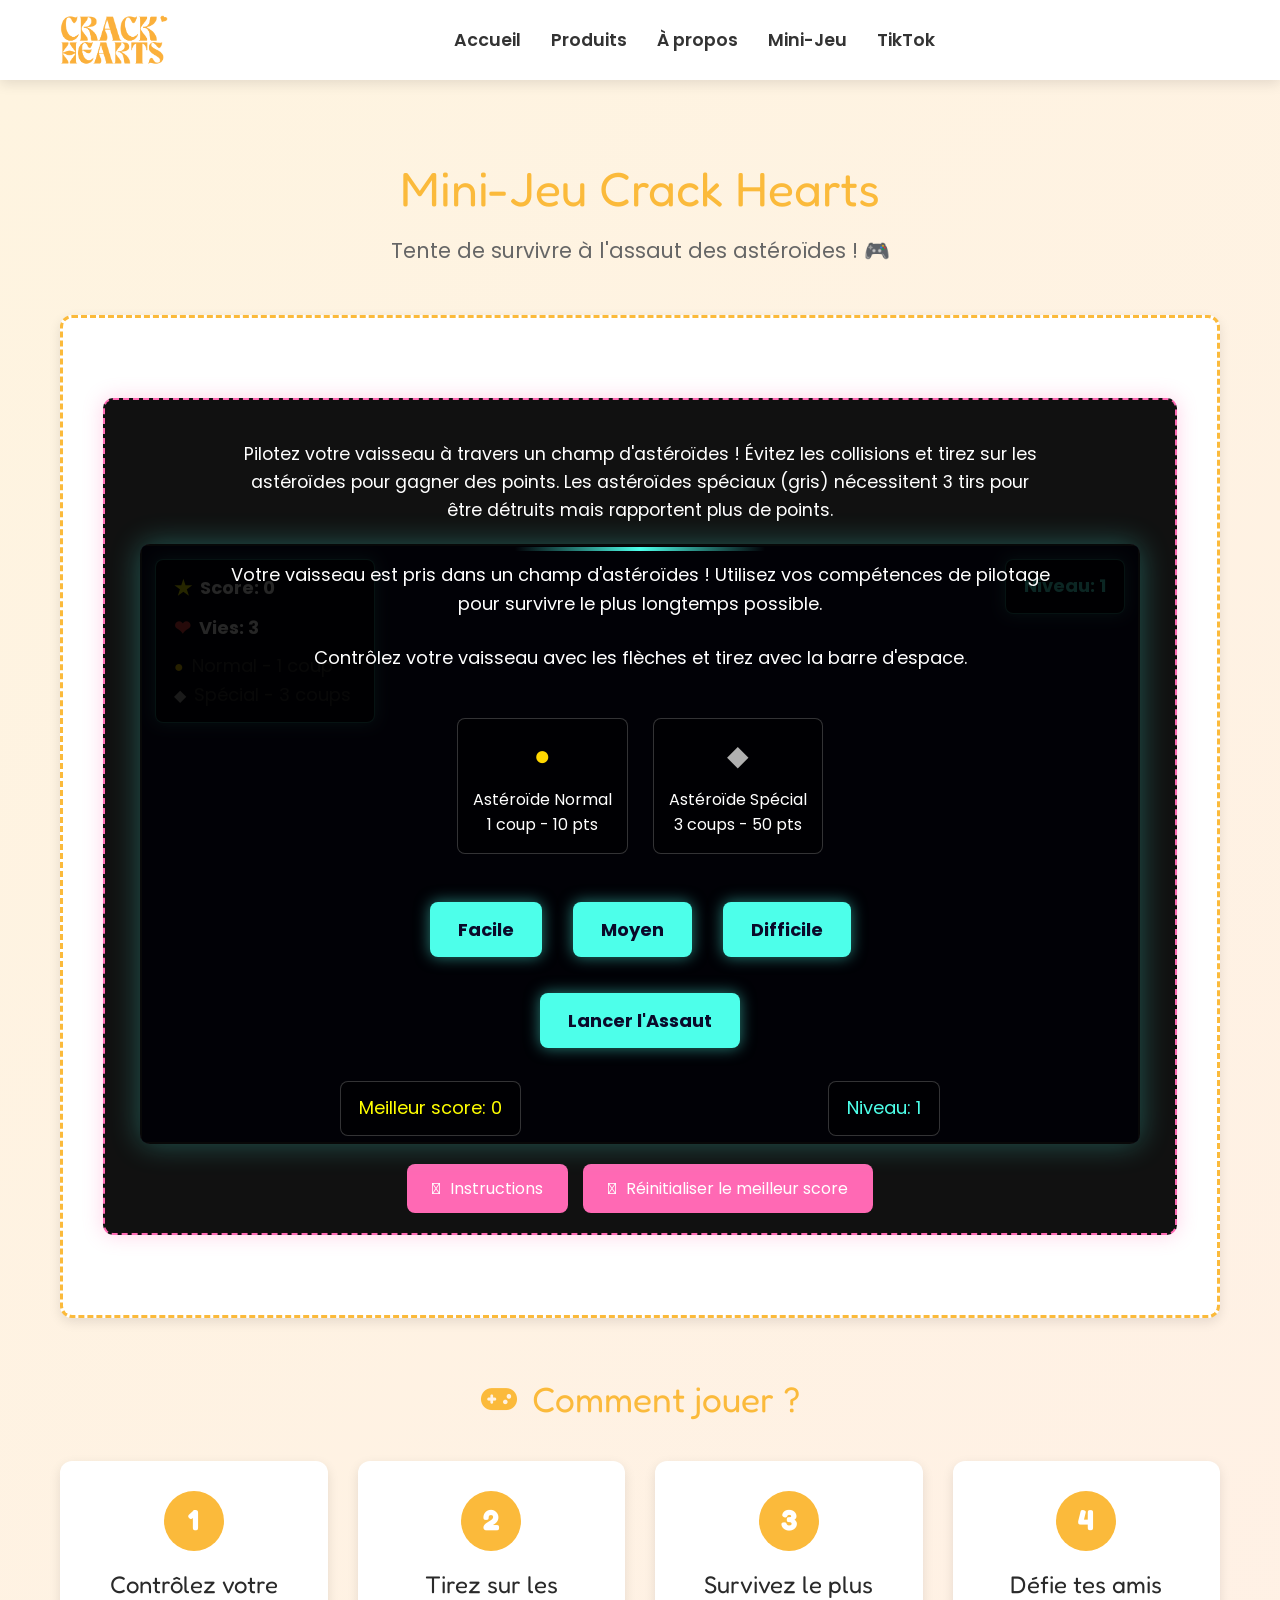
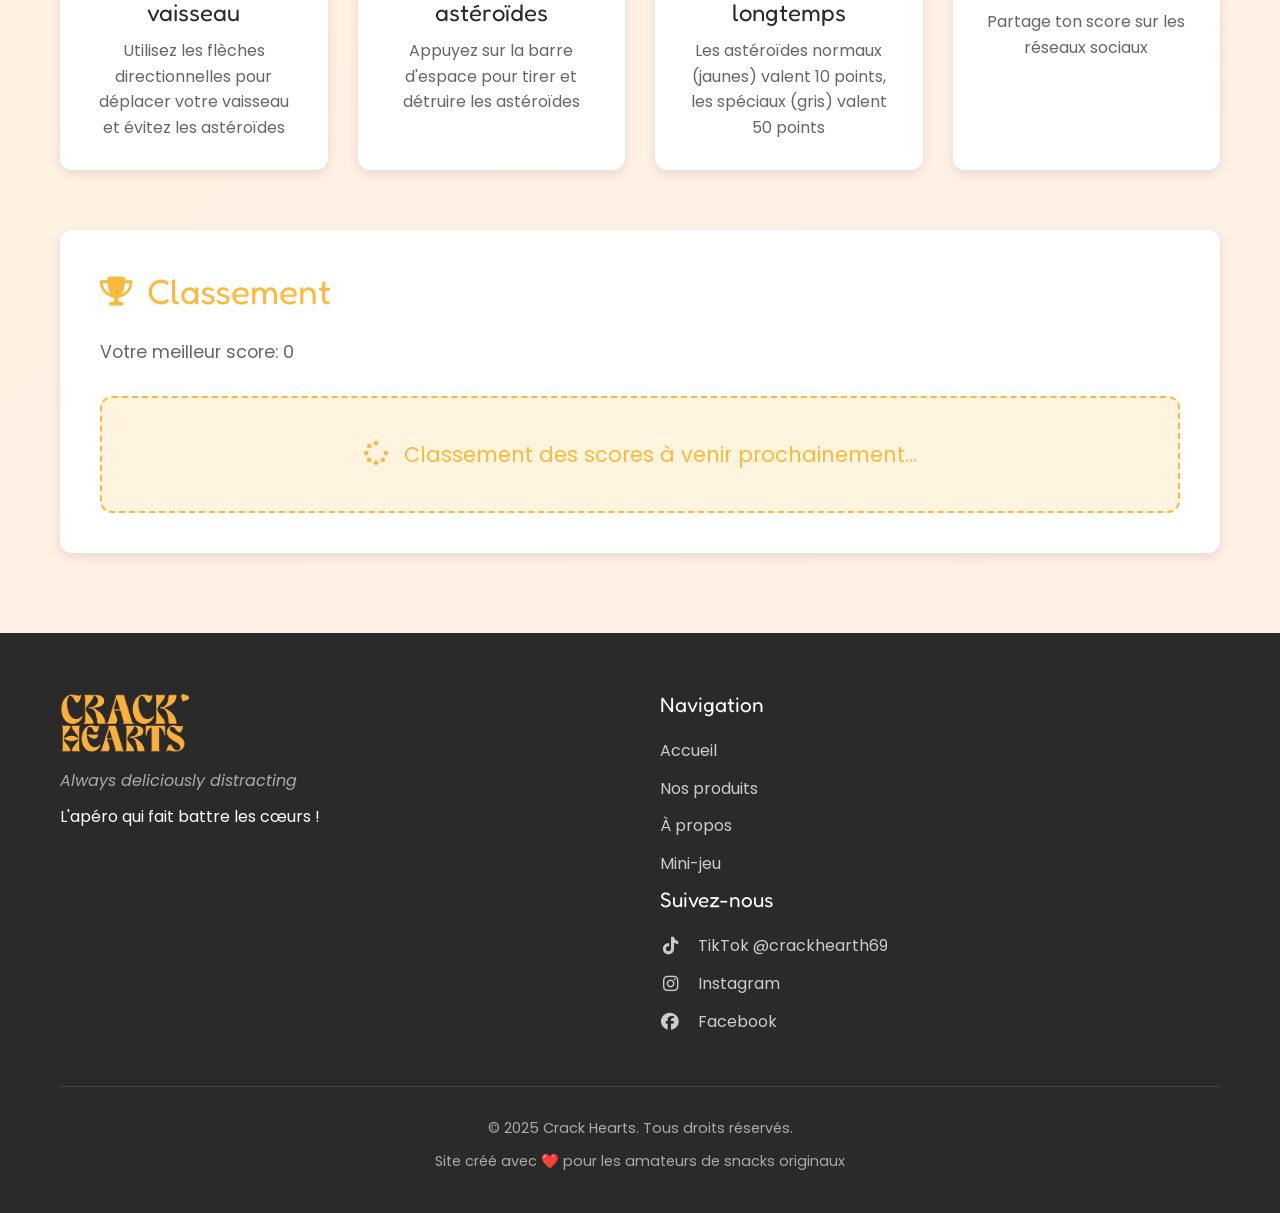
<file: jeu.html>
<!DOCTYPE html>
<html lang="fr">
<head>
    <meta charset="UTF-8">
    <meta name="viewport" content="width=device-width, initial-scale=1.0">
    <title>Crack Hearts - Mini-Jeu</title>
    <link rel="stylesheet" href="css/main.css">
    <link rel="stylesheet" href="css/jeu.css">
    <link rel="stylesheet" href="https://cdnjs.cloudflare.com/ajax/libs/font-awesome/6.4.0/css/all.min.css">
    <link rel="preconnect" href="https://fonts.googleapis.com">
    <link rel="preconnect" href="https://fonts.gstatic.com" crossorigin>
    <link href="https://fonts.googleapis.com/css2?family=Poppins:wght@300;400;600;700&family=Fredoka+One&display=swap" rel="stylesheet">
    <link rel="icon" type="image/x-icon" href="favicon.ico">
    
    <!-- Styles spécifiques au jeu Asteroid Assault -->
    <style>
        /* Réinitialisation des styles pour éviter les conflits */
        .game-wrapper *,
        #game-container *,
        #game-container button,
        #game-container p,
        #game-container h1,
        #game-container h2 {
            font-family: 'Poppins', sans-serif;
            box-sizing: border-box;
        }
        
        :root {
            --game-bg-color: #0a0a2a;
            --player-color: #4dffea;
            --normal-enemy-color: #ffd700;
            --special-enemy-color: #b0b0b0;
            --bullet-color: #ffff00;
            --game-text-color: #ffffff;
            --ui-bg: rgba(0, 0, 0, 0.7);
            --explosion-color: #ff9900;
            --title-glow: rgba(77, 255, 234, 0.7);
        }

        .game-wrapper {
            display: flex;
            flex-direction: column;
            align-items: center;
            justify-content: center;
            background-color: #111;
            border-radius: 10px;
            padding: 20px;
            margin: 20px 0;
            box-shadow: 0 0 20px rgba(255, 105, 180, 0.3);
            border: 2px dashed #ff69b4;
            width: 100%;
            overflow: hidden;
        }

        #game-container {
            position: relative;
            width: 100%;
            max-width: 1000px;
            height: 600px;
            box-shadow: 0 0 30px rgba(77, 255, 234, 0.3);
            border-radius: 10px;
            overflow: hidden;
            margin: 0 auto;
        }

        #game-canvas {
            background-color: var(--game-bg-color);
            border: 2px solid #333;
            display: block;
            width: 100%;
            height: 100%;
        }

        #ui-container {
            position: absolute;
            top: 15px;
            left: 15px;
            background-color: var(--ui-bg);
            padding: 12px 18px;
            border-radius: 8px;
            font-size: 18px;
            z-index: 5;
            border: 1px solid rgba(77, 255, 234, 0.5);
            box-shadow: 0 0 15px rgba(77, 255, 234, 0.4);
            display: flex;
            flex-direction: column;
            gap: 8px;
            min-width: 220px;
        }

        #score,
        #lives {
            display: flex;
            align-items: center;
            font-weight: bold;
            color: var(--game-text-color);
        }

        #score::before {
            content: "★";
            margin-right: 8px;
            color: var(--bullet-color);
            font-size: 20px;
        }

        #lives::before {
            content: "❤";
            margin-right: 8px;
            color: #ff4444;
            font-size: 20px;
        }

        .enemy-info {
            font-size: 14px;
            margin-top: 8px;
            display: flex;
            flex-direction: column;
            gap: 5px;
            color: var(--game-text-color);
        }

        .enemy-type {
            display: flex;
            align-items: center;
        }

        .normal-asteroid::before {
            content: "●";
            margin-right: 8px;
            color: var(--normal-enemy-color);
            font-size: 16px;
        }

        .special-asteroid::before {
            content: "◆";
            margin-right: 8px;
            color: var(--special-enemy-color);
            font-size: 16px;
        }

        #start-screen,
        #game-over-screen,
        #pause-screen {
            position: absolute;
            top: 0;
            left: 0;
            width: 100%;
            height: 100%;
            display: flex;
            flex-direction: column;
            align-items: center;
            justify-content: center;
            background-color: rgba(0, 0, 0, 0.85);
            z-index: 10;
            text-align: center;
        }

        #game-over-screen,
        #pause-screen {
            display: none;
        }

        .game-title {
            font-size: 50px;
            margin-bottom: 25px;
            color: var(--player-color);
            text-shadow: 0 0 10px var(--title-glow), 0 0 20px var(--title-glow);
            letter-spacing: 3px;
            font-weight: bold;
            text-transform: uppercase;
            position: relative;
            animation: pulse 2s infinite;
        }

        @keyframes pulse {
            0% {
                text-shadow: 0 0 10px var(--title-glow), 0 0 20px var(--title-glow);
            }

            50% {
                text-shadow: 0 0 15px var(--title-glow), 0 0 30px var(--title-glow), 0 0 40px var(--title-glow);
            }

            100% {
                text-shadow: 0 0 10px var(--title-glow), 0 0 20px var(--title-glow);
            }
        }

        .game-title::after {
            content: "";
            position: absolute;
            bottom: -15px;
            left: 50%;
            transform: translateX(-50%);
            width: 250px;
            height: 4px;
            background: linear-gradient(90deg, transparent, var(--player-color), transparent);
        }

        #game-container h2 {
            font-size: 36px;
            margin-bottom: 25px;
            color: var(--player-color);
            text-shadow: 0 0 10px rgba(77, 255, 234, 0.7);
        }

        #game-container p {
            font-size: 18px;
            margin-bottom: 25px;
            text-align: center;
            max-width: 85%;
            line-height: 1.6;
            color: var(--game-text-color);
        }

        #game-container button {
            background-color: var(--player-color);
            color: var(--game-bg-color);
            border: none;
            padding: 14px 28px;
            font-size: 18px;
            border-radius: 8px;
            cursor: pointer;
            transition: all 0.3s;
            font-weight: bold;
            margin: 8px;
            box-shadow: 0 0 15px rgba(77, 255, 234, 0.5);
        }

        #game-container button:hover {
            background-color: #3ac9b7;
            transform: scale(1.05);
            box-shadow: 0 0 20px rgba(77, 255, 234, 0.7);
        }

        #instructions {
            margin-top: 25px;
            font-size: 16px;
            color: #aaa;
            background-color: rgba(0, 0, 0, 0.5);
            padding: 12px 18px;
            border-radius: 8px;
            border: 1px solid rgba(255, 255, 255, 0.2);
        }

        .difficulty-buttons {
            display: flex;
            gap: 15px;
            margin: 20px 0;
        }

        .difficulty-buttons button {
            background-color: #444;
            box-shadow: none;
            font-size: 16px;
            padding: 10px 20px;
        }

        .difficulty-buttons button.active {
            background-color: var(--player-color);
            box-shadow: 0 0 10px rgba(77, 255, 234, 0.5);
        }

        .game-stats {
            display: flex;
            justify-content: space-between;
            width: 100%;
            max-width: 600px;
            margin-top: 25px;
        }

        .stat {
            background-color: rgba(0, 0, 0, 0.5);
            padding: 12px 18px;
            border-radius: 8px;
            border: 1px solid rgba(255, 255, 255, 0.2);
            font-size: 18px;
            color: var(--game-text-color);
        }

        .high-score {
            color: var(--bullet-color);
        }

        .level {
            color: var(--player-color);
        }

        .asteroid-info {
            display: flex;
            gap: 25px;
            margin: 20px 0;
        }

        .asteroid-type {
            display: flex;
            flex-direction: column;
            align-items: center;
            background-color: rgba(0, 0, 0, 0.5);
            padding: 15px;
            border-radius: 8px;
            border: 1px solid rgba(255, 255, 255, 0.2);
            color: var(--game-text-color);
        }

        .asteroid-icon {
            font-size: 28px;
            margin-bottom: 8px;
        }

        .normal-asteroid-icon {
            color: var(--normal-enemy-color);
        }

        .special-asteroid-icon {
            color: var(--special-enemy-color);
        }

        #level-display {
            position: absolute;
            top: 15px;
            right: 15px;
            background-color: var(--ui-bg);
            padding: 12px 18px;
            border-radius: 8px;
            font-size: 18px;
            z-index: 5;
            border: 1px solid rgba(77, 255, 234, 0.5);
            box-shadow: 0 0 15px rgba(77, 255, 234, 0.4);
            font-weight: bold;
            color: var(--player-color);
        }
        
        .game-controls {
            margin-top: 20px;
            display: flex;
            gap: 15px;
            flex-wrap: wrap;
            justify-content: center;
        }
        
        .game-controls button {
            background-color: #ff69b4;
            color: white;
            border: none;
            padding: 12px 25px;
            border-radius: 8px;
            cursor: pointer;
            font-family: 'Poppins', sans-serif;
            font-size: 1rem;
            transition: all 0.3s ease;
            display: flex;
            align-items: center;
            gap: 10px;
            box-shadow: none;
            margin: 0;
        }
        
        .game-controls button:hover {
            background-color: #ff1493;
            transform: translateY(-2px);
            box-shadow: 0 5px 15px rgba(0, 0, 0, 0.2);
        }
        
        .game-description {
            text-align: center;
            margin: 20px 0;
            color: #fff;
            font-size: 1.1rem;
            max-width: 800px;
        }
    </style>
</head>
<body>
    <!-- En-tête et navigation -->
    <header class="header">
        <div class="container">
            <nav class="navbar">
                <div class="logo">
                    <a href="index.html">
                        <img src="Logo_Logo Orange.png" alt="Crack Hearts" class="logo-img">
                    </a>
                </div>
                <ul class="nav-links">
                    <li><a href="index.html">Accueil</a></li>
                    <li><a href="index.html#produits">Produits</a></li>
                    <li><a href="index.html#apropos">À propos</a></li>
                    <li><a href="jeu.html" class="active">Mini-Jeu</a></li>
                    <li><a href="https://www.tiktok.com/@crackhearth69" target="_blank">TikTok</a></li>
                </ul>
            </nav>
        </div>
    </header>

    <!-- Section principale du jeu -->
    <main class="jeu-container">
        <div class="container">
            <h1 class="jeu-title">Mini-Jeu Crack Hearts</h1>
            <p class="jeu-subtitle">Tente de survivre à l'assaut des astéroïdes ! 🎮</p>
            
            <!-- Zone du jeu - Conteneur avec bordures pointillées -->
            <div class="jeu-zone">
                <div class="game-wrapper">
                    <p class="game-description">Pilotez votre vaisseau à travers un champ d'astéroïdes ! Évitez les collisions et tirez sur les astéroïdes pour gagner des points. Les astéroïdes spéciaux (gris) nécessitent 3 tirs pour être détruits mais rapportent plus de points.</p>
                    
                    <div id="game-container">
                        <canvas id="game-canvas" width="1000" height="600"></canvas>

                        <div id="ui-container">
                            <div id="score">Score: 0</div>
                            <div id="lives">Vies: 3</div>
                            <div id="enemy-info">
                                <div class="enemy-type normal-asteroid">Normal - 1 coup</div>
                                <div class="enemy-type special-asteroid">Spécial - 3 coups</div>
                            </div>
                        </div>

                        <div id="level-display">Niveau: 1</div>

                        <div id="start-screen">
                            <h1 class="game-title">Asteroid Assault</h1>
                            <p>Votre vaisseau est pris dans un champ d'astéroïdes ! Utilisez vos compétences de pilotage pour survivre le plus longtemps possible.</p>
                            <p>Contrôlez votre vaisseau avec les flèches et tirez avec la barre d'espace.</p>

                            <div class="asteroid-info">
                                <div class="asteroid-type">
                                    <div class="asteroid-icon normal-asteroid-icon">●</div>
                                    <div>Astéroïde Normal</div>
                                    <div>1 coup - 10 pts</div>
                                </div>
                                <div class="asteroid-type">
                                    <div class="asteroid-icon special-asteroid-icon">◆</div>
                                    <div>Astéroïde Spécial</div>
                                    <div>3 coups - 50 pts</div>
                                </div>
                            </div>

                            <div class="difficulty-buttons">
                                <button id="easy-btn" class="active">Facile</button>
                                <button id="medium-btn">Moyen</button>
                                <button id="hard-btn">Difficile</button>
                            </div>

                            <button id="start-button">Lancer l'Assaut</button>

                            <div class="game-stats">
                                <div class="stat high-score">Meilleur score: <span id="high-score-value">0</span></div>
                                <div class="stat level">Niveau: <span id="current-level">1</span></div>
                            </div>

                            <div id="instructions">
                                Flèches: Déplacer | Espace: Tirer | P: Pause
                            </div>
                        </div>

                        <div id="game-over-screen">
                            <h2>Mission Échouée</h2>
                            <p>Votre vaisseau n'a pas survécu à l'assaut des astéroïdes.</p>
                            <p id="final-score">Votre score: 0</p>
                            <button id="restart-button">Nouvel Assaut</button>
                            <button id="menu-button">Menu Principal</button>
                        </div>

                        <div id="pause-screen">
                            <h2>Assaut en Pause</h2>
                            <p>La mission est temporairement interrompue</p>
                            <button id="resume-button">Reprendre l'Assaut</button>
                            <button id="menu-button-pause">Menu Principal</button>
                        </div>
                    </div>
                    
                    <div class="game-controls">
                        <button onclick="showInstructions()"><i class="fas fa-info-circle"></i> Instructions</button>
                        <button onclick="resetHighScore()"><i class="fas fa-redo"></i> Réinitialiser le meilleur score</button>
                    </div>
                </div>
            </div>
            
            <!-- Instructions -->
            <div class="instructions">
                <h2><i class="fas fa-gamepad"></i> Comment jouer ?</h2>
                <div class="instructions-grid">
                    <div class="instruction-card">
                        <div class="instruction-icon">1</div>
                        <h3>Contrôlez votre vaisseau</h3>
                        <p>Utilisez les flèches directionnelles pour déplacer votre vaisseau et évitez les astéroïdes</p>
                    </div>
                    <div class="instruction-card">
                        <div class="instruction-icon">2</div>
                        <h3>Tirez sur les astéroïdes</h3>
                        <p>Appuyez sur la barre d'espace pour tirer et détruire les astéroïdes</p>
                    </div>
                    <div class="instruction-card">
                        <div class="instruction-icon">3</div>
                        <h3>Survivez le plus longtemps</h3>
                        <p>Les astéroïdes normaux (jaunes) valent 10 points, les spéciaux (gris) valent 50 points</p>
                    </div>
                    <div class="instruction-card">
                        <div class="instruction-icon">4</div>
                        <h3>Défie tes amis</h3>
                        <p>Partage ton score sur les réseaux sociaux</p>
                    </div>
                </div>
            </div>
            
            <!-- Classement (futur) -->
            <div class="classement">
                <h2><i class="fas fa-trophy"></i> Classement</h2>
                <p>Votre meilleur score: <span id="best-score-display">0</span></p>
                <div class="classement-placeholder">
                    <p><i class="fas fa-spinner fa-spin"></i> Classement des scores à venir prochainement...</p>
                </div>
            </div>
        </div>
    </main>

    <!-- Pied de page -->
    <footer class="footer">
        <div class="container">
            <div class="footer-content">
                <div class="footer-logo">
                    <img src="Logo_Logo Orange.png" alt="Crack Hearts" class="footer-logo-img">
                    <p class="footer-tagline">Always deliciously distracting</p>
                    <p>L'apéro qui fait battre les cœurs !</p>
                </div>
                
                <div class="footer-links">
                    <div class="footer-column">
                        <h4>Navigation</h4>
                        <ul>
                            <li><a href="index.html">Accueil</a></li>
                            <li><a href="index.html#produits">Nos produits</a></li>
                            <li><a href="index.html#apropos">À propos</a></li>
                            <li><a href="jeu.html">Mini-jeu</a></li>
                        </ul>
                    </div>
                    <div class="footer-column">
                        <h4>Suivez-nous</h4>
                        <ul>
                            <li><a href="https://www.tiktok.com/@crackhearth69" target="_blank">
                                <i class="fab fa-tiktok"></i> TikTok @crackhearth69
                            </a></li>
                            <li><a href="#"><i class="fab fa-instagram"></i> Instagram</a></li>
                            <li><a href="#"><i class="fab fa-facebook"></i> Facebook</a></li>
                        </ul>
                    </div>
                </div>
            </div>
            
            <div class="footer-bottom">
                <p>&copy; 2025 Crack Hearts. Tous droits réservés.</p>
                <p>Site créé avec ❤️ pour les amateurs de snacks originaux</p>
            </div>
        </div>
    </footer>

    <!-- Script du jeu Asteroid Assault -->
    <script>
        // Configuration du jeu
        const config = {
            easy: {
                playerSpeed: 8,
                bulletSpeed: 7,
                enemySpeed: 2,
                enemySpawnRate: 60,
                maxEnemies: 8,
                specialAsteroidChance: 0.2
            },
            medium: {
                playerSpeed: 8,
                bulletSpeed: 7,
                enemySpeed: 3,
                enemySpawnRate: 45,
                maxEnemies: 12,
                specialAsteroidChance: 0.3
            },
            hard: {
                playerSpeed: 8,
                bulletSpeed: 7,
                enemySpeed: 4,
                enemySpawnRate: 30,
                maxEnemies: 15,
                specialAsteroidChance: 0.4
            }
        };

        // Éléments du DOM
        const canvas = document.getElementById('game-canvas');
        const ctx = canvas.getContext('2d');
        const startScreen = document.getElementById('start-screen');
        const gameOverScreen = document.getElementById('game-over-screen');
        const pauseScreen = document.getElementById('pause-screen');
        const startButton = document.getElementById('start-button');
        const restartButton = document.getElementById('restart-button');
        const resumeButton = document.getElementById('resume-button');
        const menuButton = document.getElementById('menu-button');
        const menuButtonPause = document.getElementById('menu-button-pause');
        const scoreDisplay = document.getElementById('score');
        const livesDisplay = document.getElementById('lives');
        const finalScoreDisplay = document.getElementById('final-score');
        const easyBtn = document.getElementById('easy-btn');
        const mediumBtn = document.getElementById('medium-btn');
        const hardBtn = document.getElementById('hard-btn');
        const highScoreValue = document.getElementById('high-score-value');
        const currentLevel = document.getElementById('current-level');
        const levelDisplay = document.getElementById('level-display');
        const bestScoreDisplay = document.getElementById('best-score-display');

        // Variables du jeu
        let gameActive = false;
        let gamePaused = false;
        let score = 0;
        let lives = 3;
        let level = 1;
        let highScore = localStorage.getItem('asteroidAssaultHighScore') || 0;
        let player = {};
        let bullets = [];
        let enemies = [];
        let explosions = [];
        let stars = [];
        let particles = [];
        let keys = {};
        let enemySpawnCounter = 0;
        let currentDifficulty = 'easy';
        let gameConfig = config.easy;
        let lastTime = 0;
        let deltaTime = 0;

        // Types d'astéroïdes
        const ASTEROID_TYPES = {
            NORMAL: {
                color: '#ffd700', // Jaune
                hitsRequired: 1,
                points: 10,
                radius: [20, 30]
            },
            SPECIAL: {
                color: '#b0b0b0', // Gris
                hitsRequired: 3,
                points: 50,
                radius: [25, 35]
            }
        };

        // Initialisation du jeu
        function initGame() {
            score = 0;
            lives = 3;
            level = 1;
            bullets = [];
            enemies = [];
            explosions = [];
            particles = [];
            enemySpawnCounter = 0;
            gamePaused = false;

            // Mettre à jour l'affichage du meilleur score
            highScoreValue.textContent = highScore;
            bestScoreDisplay.textContent = highScore;
            currentLevel.textContent = level;

            // Création du joueur
            player = {
                x: canvas.width / 2,
                y: canvas.height - 80,
                width: 50,
                height: 50,
                speed: gameConfig.playerSpeed,
                canShoot: true,
                lastShot: 0,
                shootDelay: 200
            };

            // Créer des étoiles pour le fond
            stars = [];
            for (let i = 0; i < 150; i++) {
                stars.push({
                    x: Math.random() * canvas.width,
                    y: Math.random() * canvas.height,
                    size: Math.random() * 2 + 1,
                    speed: Math.random() * 0.5 + 0.1,
                    brightness: Math.random() * 0.5 + 0.5
                });
            }

            updateUI();
        }

        // Mise à jour de l'interface utilisateur
        function updateUI() {
            scoreDisplay.textContent = `Score: ${score}`;
            livesDisplay.textContent = `Vies: ${lives}`;
            levelDisplay.textContent = `Niveau: ${level}`;
            bestScoreDisplay.textContent = highScore;

            // Mettre à jour le niveau en fonction du score
            const newLevel = Math.floor(score / 500) + 1;
            if (newLevel > level) {
                level = newLevel;
                currentLevel.textContent = level;
                levelDisplay.textContent = `Niveau: ${level}`;

                // Ajouter un effet visuel pour le changement de niveau
                createLevelUpEffect();
            }
        }

        // Effet visuel pour le changement de niveau
        function createLevelUpEffect() {
            for (let i = 0; i < 50; i++) {
                particles.push({
                    x: canvas.width / 2,
                    y: canvas.height / 2,
                    size: Math.random() * 5 + 2,
                    speedX: (Math.random() - 0.5) * 10,
                    speedY: (Math.random() - 0.5) * 10,
                    color: `hsl(${Math.random() * 60 + 180}, 100%, 50%)`,
                    life: 30
                });
            }
        }

        // Dessin du fond étoilé
        function drawBackground() {
            // Fond spatial
            ctx.fillStyle = '#0a0a2a';
            ctx.fillRect(0, 0, canvas.width, canvas.height);

            // Dessiner les étoiles
            stars.forEach(star => {
                ctx.fillStyle = `rgba(255, 255, 255, ${star.brightness})`;
                ctx.beginPath();
                ctx.arc(star.x, star.y, star.size, 0, Math.PI * 2);
                ctx.fill();

                // Déplacer les étoiles
                star.y += star.speed;
                if (star.y > canvas.height) {
                    star.y = 0;
                    star.x = Math.random() * canvas.width;
                }
            });
        }

        // Dessin des particules
        function drawParticles() {
            for (let i = particles.length - 1; i >= 0; i--) {
                const p = particles[i];
                ctx.fillStyle = p.color;
                ctx.beginPath();
                ctx.arc(p.x, p.y, p.size, 0, Math.PI * 2);
                ctx.fill();

                // Mettre à jour la position
                p.x += p.speedX;
                p.y += p.speedY;
                p.life--;

                // Supprimer les particules mortes
                if (p.life <= 0) {
                    particles.splice(i, 1);
                }
            }
        }

        // Dessin du joueur
        function drawPlayer() {
            ctx.fillStyle = 'var(--player-color)';

            // Corps du vaisseau
            ctx.beginPath();
            ctx.moveTo(player.x, player.y - player.height / 2);
            ctx.lineTo(player.x - player.width / 2, player.y + player.height / 2);
            ctx.lineTo(player.x + player.width / 2, player.y + player.height / 2);
            ctx.closePath();
            ctx.fill();

            // Effet de propulsion
            ctx.fillStyle = '#ff9900';
            ctx.beginPath();
            ctx.moveTo(player.x - player.width / 4, player.y + player.height / 2);
            ctx.lineTo(player.x, player.y + player.height / 2 + 20);
            ctx.lineTo(player.x + player.width / 4, player.y + player.height / 2);
            ctx.closePath();
            ctx.fill();

            // Effet de lueur
            ctx.shadowColor = 'var(--player-color)';
            ctx.shadowBlur = 20;
            ctx.fill();
            ctx.shadowBlur = 0;
        }

        // Dessin des balles
        function drawBullets() {
            ctx.fillStyle = 'var(--bullet-color)';
            bullets.forEach(bullet => {
                // Effet de lueur
                ctx.shadowColor = 'var(--bullet-color)';
                ctx.shadowBlur = 15;

                ctx.beginPath();
                ctx.arc(bullet.x, bullet.y, 6, 0, Math.PI * 2);
                ctx.fill();

                ctx.shadowBlur = 0;

                // Effet de traînée
                ctx.fillStyle = 'rgba(255, 255, 0, 0.5)';
                ctx.beginPath();
                ctx.arc(bullet.x, bullet.y + 10, 4, 0, Math.PI * 2);
                ctx.fill();
                ctx.fillStyle = 'var(--bullet-color)';
            });
        }

        // Dessin des ennemis
        function drawEnemies() {
            enemies.forEach(enemy => {
                // Choisir la couleur en fonction du type
                ctx.fillStyle = enemy.type === 'SPECIAL' ? ASTEROID_TYPES.SPECIAL.color : ASTEROID_TYPES.NORMAL.color;

                // Effet de lueur
                ctx.shadowColor = enemy.type === 'SPECIAL' ? ASTEROID_TYPES.SPECIAL.color : ASTEROID_TYPES.NORMAL.color;
                ctx.shadowBlur = 15;

                ctx.beginPath();
                ctx.arc(enemy.x, enemy.y, enemy.radius, 0, Math.PI * 2);
                ctx.fill();

                ctx.shadowBlur = 0;

                // Détails sur les astéroïdes
                ctx.strokeStyle = enemy.type === 'SPECIAL' ? '#888888' : '#b8860b';
                ctx.lineWidth = 2;

                // Pour les astéroïdes spéciaux, afficher un motif différent
                if (enemy.type === 'SPECIAL') {
                    // Motif en forme de cristal pour les astéroïdes spéciaux
                    ctx.beginPath();
                    ctx.moveTo(enemy.x, enemy.y - enemy.radius * 0.7);
                    ctx.lineTo(enemy.x + enemy.radius * 0.5, enemy.y - enemy.radius * 0.2);
                    ctx.lineTo(enemy.x + enemy.radius * 0.7, enemy.y + enemy.radius * 0.3);
                    ctx.lineTo(enemy.x + enemy.radius * 0.3, enemy.y + enemy.radius * 0.7);
                    ctx.lineTo(enemy.x - enemy.radius * 0.3, enemy.y + enemy.radius * 0.7);
                    ctx.lineTo(enemy.x - enemy.radius * 0.7, enemy.y + enemy.radius * 0.3);
                    ctx.lineTo(enemy.x - enemy.radius * 0.5, enemy.y - enemy.radius * 0.2);
                    ctx.closePath();
                    ctx.stroke();

                    // Afficher les points de vie restants pour les astéroïdes spéciaux
                    ctx.fillStyle = 'white';
                    ctx.font = 'bold 14px Arial';
                    ctx.textAlign = 'center';
                    ctx.fillText(enemy.hits + '/' + enemy.maxHits, enemy.x, enemy.y + 5);
                } else {
                    // Motif normal pour les astéroïdes standards
                    ctx.beginPath();
                    ctx.arc(enemy.x - enemy.radius / 3, enemy.y - enemy.radius / 3, enemy.radius / 3, 0, Math.PI * 2);
                    ctx.stroke();

                    ctx.beginPath();
                    ctx.arc(enemy.x + enemy.radius / 2, enemy.y + enemy.radius / 4, enemy.radius / 4, 0, Math.PI * 2);
                    ctx.stroke();
                }
            });
        }

        // Dessin des explosions
        function drawExplosions() {
            for (let i = explosions.length - 1; i >= 0; i--) {
                const explosion = explosions[i];
                const gradient = ctx.createRadialGradient(
                    explosion.x, explosion.y, 0,
                    explosion.x, explosion.y, explosion.radius
                );
                gradient.addColorStop(0, `rgba(255, 255, 100, ${explosion.life / 10})`);
                gradient.addColorStop(0.7, `rgba(255, 100, 0, ${explosion.life / 15})`);
                gradient.addColorStop(1, `rgba(100, 0, 0, 0)`);

                ctx.fillStyle = gradient;
                ctx.beginPath();
                ctx.arc(explosion.x, explosion.y, explosion.radius, 0, Math.PI * 2);
                ctx.fill();

                explosion.life--;
                if (explosion.life <= 0) {
                    explosions.splice(i, 1);
                }
            }
        }

        // Mise à jour de la position du joueur
        function updatePlayer() {
            if (keys['ArrowLeft'] && player.x - player.width / 2 > 0) {
                player.x -= player.speed;
            }
            if (keys['ArrowRight'] && player.x + player.width / 2 < canvas.width) {
                player.x += player.speed;
            }
            if (keys['ArrowUp'] && player.y - player.height / 2 > 0) {
                player.y -= player.speed;
            }
            if (keys['ArrowDown'] && player.y + player.height / 2 < canvas.height) {
                player.y += player.speed;
            }
        }

        // Mise à jour des balles
        function updateBullets() {
            for (let i = bullets.length - 1; i >= 0; i--) {
                bullets[i].y -= bullets[i].speed;

                // Supprimer les balles qui sortent de l'écran
                if (bullets[i].y < 0) {
                    bullets.splice(i, 1);
                }
            }
        }

        // Mise à jour des ennemis
        function updateEnemies() {
            for (let i = enemies.length - 1; i >= 0; i--) {
                // Augmenter la vitesse avec le niveau
                const speedMultiplier = 1 + (level - 1) * 0.1;
                enemies[i].y += enemies[i].speed * speedMultiplier;

                // Supprimer les ennemis qui sortent de l'écran
                if (enemies[i].y > canvas.height) {
                    enemies.splice(i, 1);
                }
            }
        }

        // Génération d'ennemis
        function spawnEnemy() {
            if (enemies.length < gameConfig.maxEnemies) {
                // Déterminer le type d'astéroïde
                const isSpecial = Math.random() < gameConfig.specialAsteroidChance;
                const type = isSpecial ? 'SPECIAL' : 'NORMAL';
                const asteroidConfig = ASTEROID_TYPES[type];

                const minRadius = asteroidConfig.radius[0];
                const maxRadius = asteroidConfig.radius[1];
                const radius = Math.random() * (maxRadius - minRadius) + minRadius;

                enemies.push({
                    x: Math.random() * (canvas.width - radius * 2) + radius,
                    y: -radius,
                    radius: radius,
                    speed: Math.random() * 2 + gameConfig.enemySpeed - 1,
                    type: type,
                    hits: 0,
                    maxHits: asteroidConfig.hitsRequired
                });
            }
        }

        // Créer une explosion
        function createExplosion(x, y, color) {
            explosions.push({
                x: x,
                y: y,
                radius: 30,
                life: 15,
                color: color
            });

            // Créer des particules d'explosion
            for (let i = 0; i < 20; i++) {
                particles.push({
                    x: x,
                    y: y,
                    size: Math.random() * 4 + 1,
                    speedX: (Math.random() - 0.5) * 8,
                    speedY: (Math.random() - 0.5) * 8,
                    color: color || `hsl(${Math.random() * 30 + 10}, 100%, 50%)`,
                    life: Math.random() * 20 + 10
                });
            }
        }

        // Détection des collisions
        function checkCollisions() {
            // Collisions balles-ennemis
            for (let i = bullets.length - 1; i >= 0; i--) {
                for (let j = enemies.length - 1; j >= 0; j--) {
                    const dx = bullets[i].x - enemies[j].x;
                    const dy = bullets[i].y - enemies[j].y;
                    const distance = Math.sqrt(dx * dx + dy * dy);

                    if (distance < bullets[i].radius + enemies[j].radius) {
                        // Collision détectée
                        bullets.splice(i, 1);

                        // Gérer les dégâts en fonction du type d'astéroïde
                        enemies[j].hits++;

                        // Créer une petite explosion à l'impact
                        createExplosion(
                            enemies[j].x,
                            enemies[j].y,
                            enemies[j].type === 'SPECIAL' ? ASTEROID_TYPES.SPECIAL.color : ASTEROID_TYPES.NORMAL.color
                        );

                        // Vérifier si l'astéroïde est détruit
                        if (enemies[j].hits >= enemies[j].maxHits) {
                            // Astéroïde détruit
                            const points = enemies[j].type === 'SPECIAL' ?
                                ASTEROID_TYPES.SPECIAL.points :
                                ASTEROID_TYPES.NORMAL.points;

                            score += points * level;

                            // Créer une grosse explosion
                            createExplosion(
                                enemies[j].x,
                                enemies[j].y,
                                enemies[j].type === 'SPECIAL' ? ASTEROID_TYPES.SPECIAL.color : ASTEROID_TYPES.NORMAL.color
                            );

                            enemies.splice(j, 1);
                        }

                        updateUI();
                        break;
                    }
                }
            }

            // Collisions joueur-ennemis
            for (let i = enemies.length - 1; i >= 0; i--) {
                const dx = player.x - enemies[i].x;
                const dy = player.y - enemies[i].y;
                const distance = Math.sqrt(dx * dx + dy * dy);

                if (distance < player.width / 2 + enemies[i].radius) {
                    // Collision détectée
                    createExplosion(enemies[i].x, enemies[i].y, ASTEROID_TYPES.NORMAL.color);
                    enemies.splice(i, 1);
                    lives--;
                    updateUI();

                    if (lives <= 0) {
                        gameOver();
                    }
                    break;
                }
            }
        }

        // Tirer une balle
        function shoot() {
            // Limiter la cadence de tir
            const now = Date.now();
            if (now - player.lastShot < player.shootDelay) return;

            bullets.push({
                x: player.x,
                y: player.y - player.height / 2,
                radius: 6,
                speed: gameConfig.bulletSpeed
            });

            // Cadence de tir
            player.lastShot = now;
        }

        // Mettre le jeu en pause
        function togglePause() {
            if (!gameActive) return;

            gamePaused = !gamePaused;
            if (gamePaused) {
                pauseScreen.style.display = 'flex';
            } else {
                pauseScreen.style.display = 'none';
                lastTime = 0;
                requestAnimationFrame(gameLoop);
            }
        }

        // Boucle de jeu principale
        function gameLoop(timestamp) {
            if (!gameActive || gamePaused) return;

            // Calculer le delta time pour une animation fluide
            if (!lastTime) lastTime = timestamp;
            deltaTime = timestamp - lastTime;
            lastTime = timestamp;

            // Effacer le canvas
            ctx.clearRect(0, 0, canvas.width, canvas.height);

            // Dessiner le fond
            drawBackground();

            // Mettre à jour les éléments
            updatePlayer();
            updateBullets();
            updateEnemies();

            // Générer des ennemis
            enemySpawnCounter++;
            const spawnRate = Math.max(10, gameConfig.enemySpawnRate - (level - 1) * 5);
            if (enemySpawnCounter >= spawnRate) {
                spawnEnemy();
                enemySpawnCounter = 0;
            }

            // Vérifier les collisions
            checkCollisions();

            // Dessiner les éléments
            drawParticles();
            drawPlayer();
            drawBullets();
            drawEnemies();
            drawExplosions();

            // Continuer la boucle
            requestAnimationFrame(gameLoop);
        }

        // Démarrage du jeu
        function startGame() {
            startScreen.style.display = 'none';
            gameOverScreen.style.display = 'none';
            pauseScreen.style.display = 'none';
            gameActive = true;
            gamePaused = false;
            player.lastShot = 0;
            initGame();
            lastTime = 0;
            requestAnimationFrame(gameLoop);
        }

        // Retour au menu principal
        function goToMenu() {
            gameActive = false;
            startScreen.style.display = 'flex';
            gameOverScreen.style.display = 'none';
            pauseScreen.style.display = 'none';
        }

        // Fin du jeu
        function gameOver() {
            gameActive = false;
            finalScoreDisplay.textContent = `Votre score: ${score}`;

            // Mettre à jour le meilleur score
            if (score > highScore) {
                highScore = score;
                localStorage.setItem('asteroidAssaultHighScore', highScore);
                highScoreValue.textContent = highScore;
                bestScoreDisplay.textContent = highScore;

                // Afficher un message spécial pour le nouveau record
                finalScoreDisplay.textContent += " - Nouveau Record!";
            }

            gameOverScreen.style.display = 'flex';
        }

        // Changer la difficulté
        function setDifficulty(difficulty) {
            currentDifficulty = difficulty;
            gameConfig = config[difficulty];

            // Mettre à jour l'apparence des boutons
            easyBtn.classList.remove('active');
            mediumBtn.classList.remove('active');
            hardBtn.classList.remove('active');

            if (difficulty === 'easy') easyBtn.classList.add('active');
            if (difficulty === 'medium') mediumBtn.classList.add('active');
            if (difficulty === 'hard') hardBtn.classList.add('active');
        }

        // Fonctions pour les boutons de contrôle
        function showInstructions() {
            alert("CONTROLES DU JEU:\n\n• Flèches directionnelles: Déplacer votre vaisseau\n• Barre d'espace: Tirer sur les astéroïdes\n• Touche P: Mettre le jeu en pause\n\nOBJECTIF:\n• Évitez les astéroïdes et tirez dessus pour gagner des points\n• Astéroïdes jaunes: 10 points (1 coup)\n• Astéroïdes gris: 50 points (3 coups)\n• Survivez le plus longtemps possible!");
        }

        function resetHighScore() {
            if (confirm("Voulez-vous vraiment réinitialiser votre meilleur score ?")) {
                highScore = 0;
                localStorage.setItem('asteroidAssaultHighScore', highScore);
                highScoreValue.textContent = highScore;
                bestScoreDisplay.textContent = highScore;
                alert("Meilleur score réinitialisé !");
            }
        }

        // Gestion des événements clavier
        document.addEventListener('keydown', (e) => {
            keys[e.key] = true;

            if (e.key === ' ' && gameActive && !gamePaused) {
                shoot();
                e.preventDefault();
            }

            if (e.key === 'p' || e.key === 'P') {
                togglePause();
                e.preventDefault();
            }
        });

        document.addEventListener('keyup', (e) => {
            keys[e.key] = false;
        });

        // Écouteurs de boutons
        startButton.addEventListener('click', startGame);
        restartButton.addEventListener('click', startGame);
        resumeButton.addEventListener('click', togglePause);
        menuButton.addEventListener('click', goToMenu);
        menuButtonPause.addEventListener('click', goToMenu);

        easyBtn.addEventListener('click', () => setDifficulty('easy'));
        mediumBtn.addEventListener('click', () => setDifficulty('medium'));
        hardBtn.addEventListener('click', () => setDifficulty('hard'));

        // Initialisation
        setDifficulty('easy');
        highScoreValue.textContent = highScore;
        bestScoreDisplay.textContent = highScore;
    </script>
    
    <!-- Script utilitaires pour le jeu -->
    <script src="js/jeu.js" defer></script>
</body>
</html>
</file>
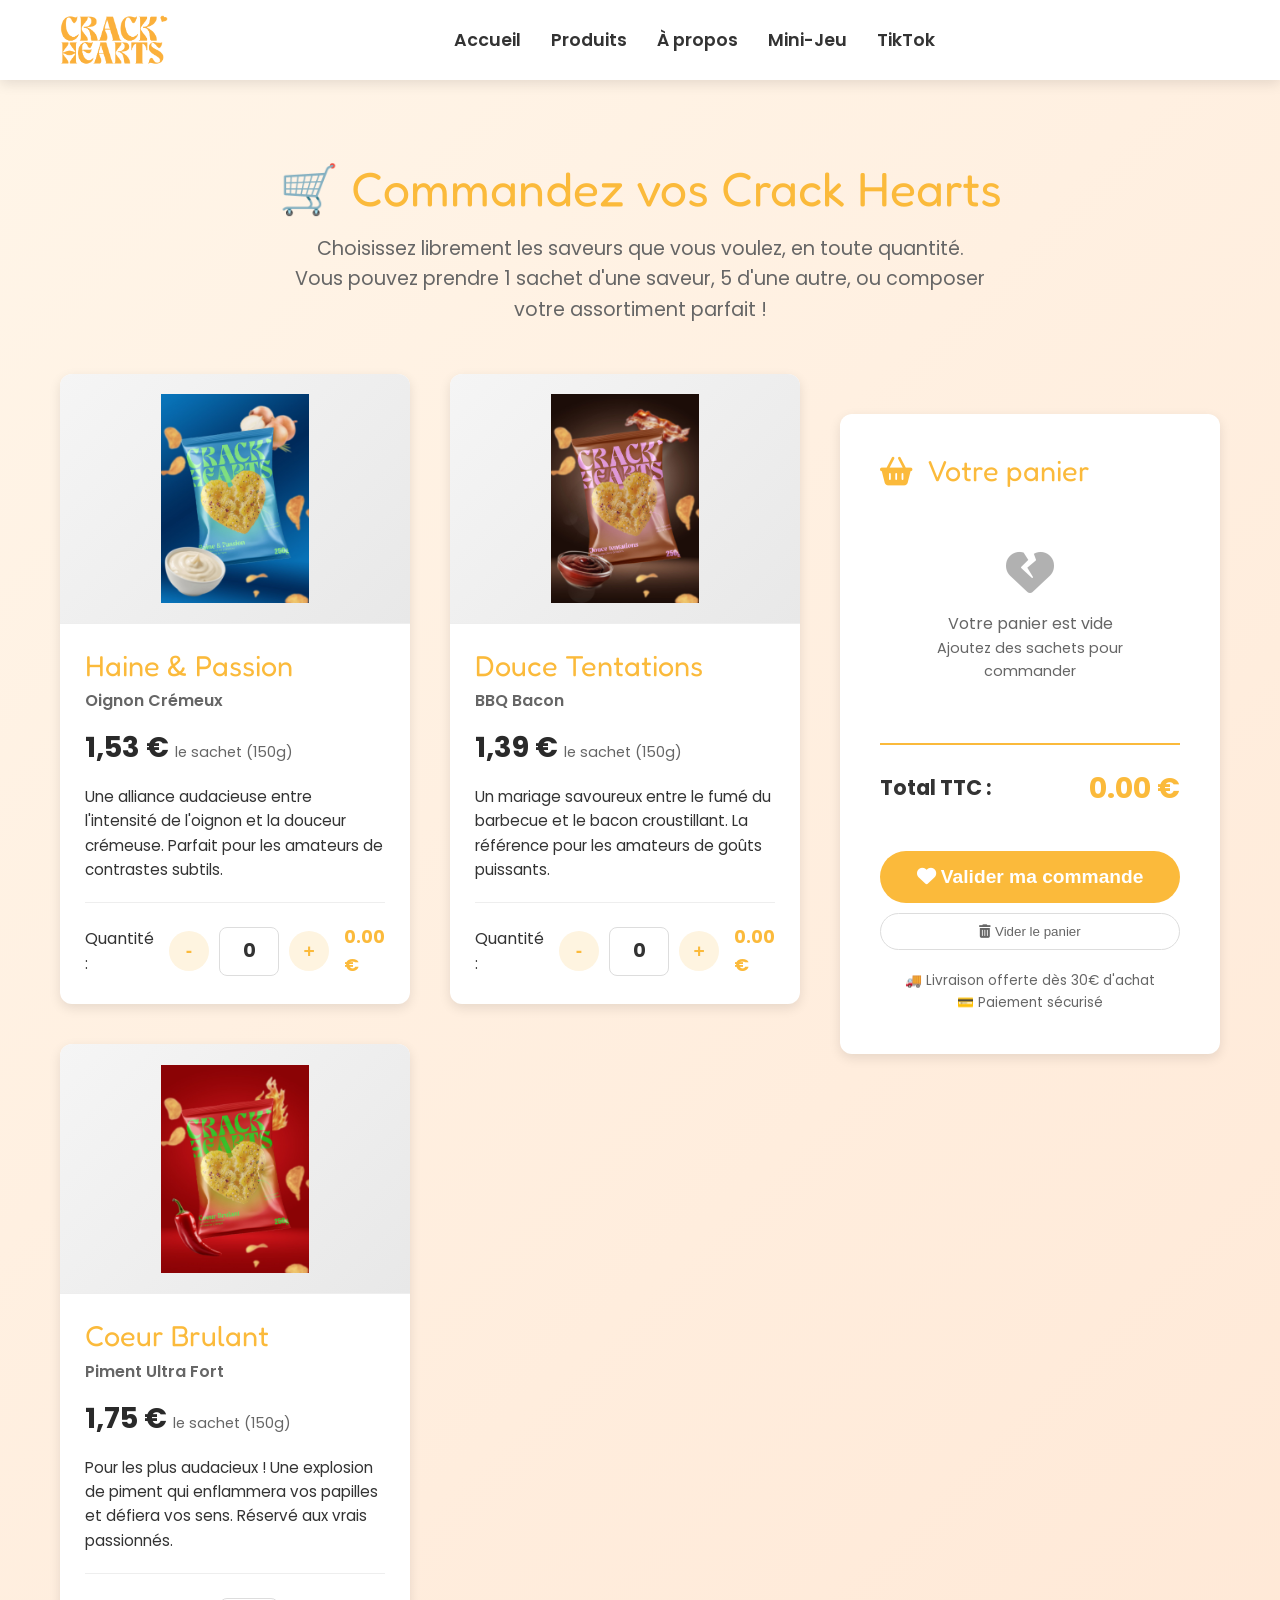
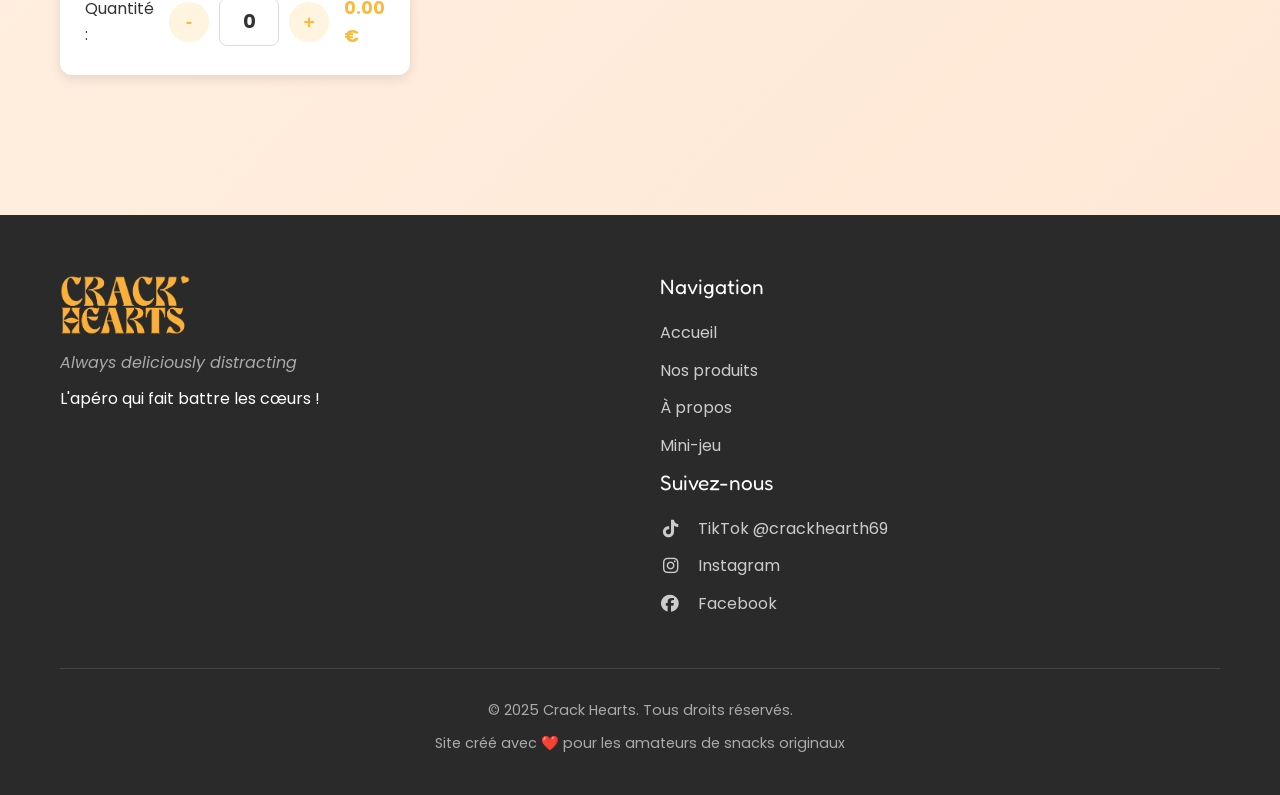
<file: offre.html>
<!DOCTYPE html>
<html lang="fr">
<head>
    <meta charset="UTF-8">
    <meta name="viewport" content="width=device-width, initial-scale=1.0">
    <title>Crack Hearts - Personnalisez votre commande</title>
    <link rel="stylesheet" href="css/main.css">
    <link rel="stylesheet" href="https://cdnjs.cloudflare.com/ajax/libs/font-awesome/6.4.0/css/all.min.css">
    <link rel="preconnect" href="https://fonts.googleapis.com">
    <link rel="preconnect" href="https://fonts.gstatic.com" crossorigin>
    <link href="https://fonts.googleapis.com/css2?family=Poppins:wght@300;400;600;700&family=Fredoka+One&display=swap" rel="stylesheet">
    <link rel="icon" type="image/x-icon" href="favicon.ico">
    
    <style>
        .offre-container {
            padding: 80px 0;
            background: linear-gradient(135deg, #fff5e8 0%, #ffe8d6 100%);
            min-height: calc(100vh - 300px);
        }
        
        .offre-title {
            font-size: 3rem;
            text-align: center;
            color: var(--primary-color);
            margin-bottom: 1rem;
        }
        
        .offre-subtitle {
            text-align: center;
            font-size: 1.2rem;
            color: var(--text-light);
            margin-bottom: 3rem;
            max-width: 700px;
            margin-left: auto;
            margin-right: auto;
        }
        
        /* Fiches produits */
        .products-grid-offre {
            display: grid;
            grid-template-columns: repeat(auto-fit, minmax(320px, 1fr));
            gap: 40px;
            margin-bottom: 60px;
        }
        
        .product-card-offre {
            background: white;
            border-radius: var(--border-radius);
            overflow: hidden;
            box-shadow: var(--shadow);
            transition: var(--transition);
        }
        
        .product-card-offre:hover {
            transform: translateY(-10px);
            box-shadow: 0 20px 40px rgba(0, 0, 0, 0.15);
        }
        
        .product-image-offre {
            height: 250px;
            background: linear-gradient(135deg, #f5f5f5 0%, #e8e8e8 100%);
            display: flex;
            align-items: center;
            justify-content: center;
            padding: 20px;
            border-bottom: 1px solid #eee;
        }
        
        .product-image-offre img {
            max-height: 100%;
            max-width: 100%;
            object-fit: contain;
        }
        
        .product-info-offre {
            padding: 25px;
        }
        
        .product-name-offre {
            font-size: 1.8rem;
            color: var(--primary-color);
            margin-bottom: 5px;
        }
        
        .product-flavor-offre {
            font-size: 1rem;
            color: var(--text-light);
            margin-bottom: 10px;
            font-weight: 600;
        }
        
        .product-price-offre {
            font-size: 1.8rem;
            font-weight: 700;
            color: var(--dark-color);
            margin-bottom: 15px;
        }
        
        .product-price-offre small {
            font-size: 0.9rem;
            font-weight: normal;
            color: var(--text-light);
        }
        
        .product-desc-offre {
            color: var(--text-color);
            line-height: 1.6;
            margin-bottom: 20px;
            font-size: 0.95rem;
        }
        
        /* Sélecteur de quantité */
        .quantity-selector-offre {
            display: flex;
            align-items: center;
            justify-content: space-between;
            gap: 15px;
            margin-top: 20px;
            padding-top: 20px;
            border-top: 1px solid #eee;
        }
        
        .quantity-controls {
            display: flex;
            align-items: center;
            gap: 10px;
        }
        
        .qty-btn-offre {
            width: 40px;
            height: 40px;
            border-radius: 50%;
            background: var(--primary-light);
            border: none;
            font-size: 1.2rem;
            font-weight: bold;
            cursor: pointer;
            transition: var(--transition);
            color: var(--primary-color);
        }
        
        .qty-btn-offre:hover {
            background: var(--primary-color);
            color: white;
        }
        
        .qty-value-offre {
            width: 60px;
            text-align: center;
            font-size: 1.2rem;
            font-weight: bold;
            border: 1px solid #ddd;
            border-radius: 8px;
            padding: 8px 0;
            background: white;
        }
        
        .subtotal-offre {
            font-weight: bold;
            color: var(--primary-color);
            font-size: 1.1rem;
        }
        
        /* Panier récapitulatif */
        .cart-section {
            background: white;
            border-radius: var(--border-radius);
            padding: 40px;
            margin-top: 40px;
            box-shadow: var(--shadow);
            position: sticky;
            top: 100px;
        }
        
        .cart-section h2 {
            font-size: 1.8rem;
            color: var(--primary-color);
            margin-bottom: 20px;
            display: flex;
            align-items: center;
            gap: 15px;
        }
        
        .cart-items {
            max-height: 400px;
            overflow-y: auto;
            margin-bottom: 20px;
        }
        
        .cart-item {
            display: flex;
            justify-content: space-between;
            align-items: center;
            padding: 15px 0;
            border-bottom: 1px solid #eee;
        }
        
        .cart-item-info {
            flex: 2;
        }
        
        .cart-item-name {
            font-weight: bold;
            color: var(--dark-color);
        }
        
        .cart-item-flavor {
            font-size: 0.85rem;
            color: var(--text-light);
        }
        
        .cart-item-qty {
            display: flex;
            align-items: center;
            gap: 10px;
            flex: 1;
            justify-content: center;
        }
        
        .cart-item-qty button {
            width: 28px;
            height: 28px;
            border-radius: 50%;
            background: var(--primary-light);
            border: none;
            cursor: pointer;
            font-weight: bold;
            color: var(--primary-color);
        }
        
        .cart-item-qty span {
            width: 30px;
            text-align: center;
        }
        
        .cart-item-price {
            flex: 1;
            text-align: right;
            font-weight: bold;
            color: var(--primary-color);
        }
        
        .cart-item-remove {
            margin-left: 15px;
            color: #ff6b6b;
            cursor: pointer;
            transition: var(--transition);
        }
        
        .cart-item-remove:hover {
            color: #ff4444;
            transform: scale(1.1);
        }
        
        .cart-total {
            display: flex;
            justify-content: space-between;
            align-items: center;
            padding: 20px 0;
            border-top: 2px solid var(--primary-color);
            font-size: 1.3rem;
            font-weight: bold;
        }
        
        .cart-total span:last-child {
            color: var(--primary-color);
            font-size: 1.8rem;
        }
        
        .btn-commander {
            background: var(--primary-color);
            color: white;
            border: none;
            padding: 15px 30px;
            font-size: 1.2rem;
            font-weight: bold;
            border-radius: 50px;
            cursor: pointer;
            transition: var(--transition);
            width: 100%;
            margin-top: 20px;
        }
        
        .btn-commander:hover {
            background: var(--primary-dark);
            transform: translateY(-3px);
            box-shadow: 0 10px 25px rgba(0, 0, 0, 0.2);
        }
        
        .btn-vider {
            background: transparent;
            border: 1px solid #ddd;
            color: var(--text-light);
            padding: 10px 20px;
            border-radius: 50px;
            cursor: pointer;
            transition: var(--transition);
            margin-top: 10px;
            width: 100%;
        }
        
        .btn-vider:hover {
            border-color: #ff6b6b;
            color: #ff6b6b;
        }
        
        .empty-cart {
            text-align: center;
            padding: 40px;
            color: var(--text-light);
        }
        
        .confirmation-message {
            position: fixed;
            bottom: 30px;
            right: 30px;
            background: var(--primary-color);
            color: white;
            padding: 15px 25px;
            border-radius: 50px;
            font-weight: bold;
            box-shadow: 0 5px 20px rgba(0,0,0,0.2);
            transform: translateX(400px);
            transition: transform 0.3s ease;
            z-index: 1000;
        }
        
        .confirmation-message.show {
            transform: translateX(0);
        }
        
        .layout-2cols {
            display: grid;
            grid-template-columns: 1fr 380px;
            gap: 40px;
            align-items: start;
        }
        
        @media (max-width: 992px) {
            .layout-2cols {
                grid-template-columns: 1fr;
            }
            .cart-section {
                position: static;
                margin-top: 40px;
            }
        }
        
        @media (max-width: 768px) {
            .offre-title {
                font-size: 2rem;
            }
            .product-card-offre {
                margin-bottom: 20px;
            }
        }
    </style>
</head>
<body>
    <header class="header">
        <div class="container">
            <nav class="navbar">
                <div class="logo">
                    <a href="index.html">
                        <img src="Logo_Logo Orange.png" alt="Crack Hearts" class="logo-img">
                    </a>
                </div>
                <ul class="nav-links">
                    <li><a href="index.html">Accueil</a></li>
                    <li><a href="index.html#produits">Produits</a></li>
                    <li><a href="index.html#apropos">À propos</a></li>
                    <li><a href="jeu.html">Mini-Jeu</a></li>
                    <li><a href="https://www.tiktok.com/@crackhearth69" target="_blank">TikTok</a></li>
                </ul>
            </nav>
        </div>
    </header>

    <main class="offre-container">
        <div class="container">
            <h1 class="offre-title">🛒 Commandez vos Crack Hearts</h1>
            <p class="offre-subtitle">
                Choisissez librement les saveurs que vous voulez, en toute quantité.<br>
                Vous pouvez prendre 1 sachet d'une saveur, 5 d'une autre, ou composer votre assortiment parfait !
            </p>

            <div class="layout-2cols">
                <!-- Colonne gauche : fiches produits -->
                <div>
                    <div class="products-grid-offre">
                        <!-- Haine & Passion - Oignon Crémeux - 1,53€ -->
                        <div class="product-card-offre" data-produit="haine-passion" data-prix="1.53" data-nom="Haine & Passion" data-parfum="Oignon Crémeux">
                            <div class="product-image-offre">
                                <img src="Affiche Haine & Passion.jpg" alt="Haine & Passion">
                            </div>
                            <div class="product-info-offre">
                                <h3 class="product-name-offre">Haine & Passion</h3>
                                <p class="product-flavor-offre">Oignon Crémeux</p>
                                <div class="product-price-offre">1,53 € <small>le sachet (150g)</small></div>
                                <p class="product-desc-offre">
                                    Une alliance audacieuse entre l'intensité de l'oignon et la douceur crémeuse. 
                                    Parfait pour les amateurs de contrastes subtils.
                                </p>
                                <div class="quantity-selector-offre">
                                    <span>Quantité :</span>
                                    <div class="quantity-controls">
                                        <button class="qty-btn-offre qty-minus">-</button>
                                        <span class="qty-value-offre">0</span>
                                        <button class="qty-btn-offre qty-plus">+</button>
                                    </div>
                                    <span class="subtotal-offre">0,00 €</span>
                                </div>
                            </div>
                        </div>

                        <!-- Douce Tentations - BBQ Bacon - 1,39€ -->
                        <div class="product-card-offre" data-produit="douce-tentations" data-prix="1.39" data-nom="Douce Tentations" data-parfum="BBQ Bacon">
                            <div class="product-image-offre">
                                <img src="Affiche Douce Tentations.jpg" alt="Douce Tentations">
                            </div>
                            <div class="product-info-offre">
                                <h3 class="product-name-offre">Douce Tentations</h3>
                                <p class="product-flavor-offre">BBQ Bacon</p>
                                <div class="product-price-offre">1,39 € <small>le sachet (150g)</small></div>
                                <p class="product-desc-offre">
                                    Un mariage savoureux entre le fumé du barbecue et le bacon croustillant. 
                                    La référence pour les amateurs de goûts puissants.
                                </p>
                                <div class="quantity-selector-offre">
                                    <span>Quantité :</span>
                                    <div class="quantity-controls">
                                        <button class="qty-btn-offre qty-minus">-</button>
                                        <span class="qty-value-offre">0</span>
                                        <button class="qty-btn-offre qty-plus">+</button>
                                    </div>
                                    <span class="subtotal-offre">0,00 €</span>
                                </div>
                            </div>
                        </div>

                        <!-- Coeur Brulant - Piment Ultra Fort - 1,75€ -->
                        <div class="product-card-offre" data-produit="coeur-brulant" data-prix="1.75" data-nom="Coeur Brulant" data-parfum="Piment Ultra Fort">
                            <div class="product-image-offre">
                                <img src="Affiche Coeur Brulant.jpg" alt="Coeur Brulant">
                            </div>
                            <div class="product-info-offre">
                                <h3 class="product-name-offre">Coeur Brulant</h3>
                                <p class="product-flavor-offre">Piment Ultra Fort</p>
                                <div class="product-price-offre">1,75 € <small>le sachet (150g)</small></div>
                                <p class="product-desc-offre">
                                    Pour les plus audacieux ! Une explosion de piment qui enflammera vos papilles 
                                    et défiera vos sens. Réservé aux vrais passionnés.
                                </p>
                                <div class="quantity-selector-offre">
                                    <span>Quantité :</span>
                                    <div class="quantity-controls">
                                        <button class="qty-btn-offre qty-minus">-</button>
                                        <span class="qty-value-offre">0</span>
                                        <button class="qty-btn-offre qty-plus">+</button>
                                    </div>
                                    <span class="subtotal-offre">0,00 €</span>
                                </div>
                            </div>
                        </div>
                    </div>
                </div>

                <!-- Colonne droite : Panier récapitulatif -->
                <div class="cart-section">
                    <h2><i class="fas fa-shopping-basket"></i> Votre panier</h2>
                    <div id="cart-items-container" class="cart-items">
                        <div class="empty-cart">
                            <i class="fas fa-heart-broken" style="font-size: 3rem; margin-bottom: 15px; opacity: 0.5;"></i>
                            <p>Votre panier est vide</p>
                            <p style="font-size: 0.9rem;">Ajoutez des sachets pour commander</p>
                        </div>
                    </div>
                    <div class="cart-total">
                        <span>Total TTC :</span>
                        <span id="cart-total">0,00 €</span>
                    </div>
                    <button id="commander-btn" class="btn-commander">
                        <i class="fas fa-heart"></i> Valider ma commande
                    </button>
                    <button id="vider-panier-btn" class="btn-vider">
                        <i class="fas fa-trash-alt"></i> Vider le panier
                    </button>
                    <p style="text-align: center; margin-top: 20px; font-size: 0.85rem; color: var(--text-light);">
                        🚚 Livraison offerte dès 30€ d'achat<br>
                        💳 Paiement sécurisé
                    </p>
                </div>
            </div>
        </div>
    </main>

    <footer class="footer">
        <div class="container">
            <div class="footer-content">
                <div class="footer-logo">
                    <img src="Logo_Logo Orange.png" alt="Crack Hearts" class="footer-logo-img">
                    <p class="footer-tagline">Always deliciously distracting</p>
                    <p>L'apéro qui fait battre les cœurs !</p>
                </div>
                <div class="footer-links">
                    <div class="footer-column">
                        <h4>Navigation</h4>
                        <ul>
                            <li><a href="index.html">Accueil</a></li>
                            <li><a href="index.html#produits">Nos produits</a></li>
                            <li><a href="index.html#apropos">À propos</a></li>
                            <li><a href="jeu.html">Mini-jeu</a></li>
                        </ul>
                    </div>
                    <div class="footer-column">
                        <h4>Suivez-nous</h4>
                        <ul>
                            <li><a href="https://www.tiktok.com/@crackhearth69" target="_blank">
                                <i class="fab fa-tiktok"></i> TikTok @crackhearth69
                            </a></li>
                            <li><a href="#"><i class="fab fa-instagram"></i> Instagram</a></li>
                            <li><a href="#"><i class="fab fa-facebook"></i> Facebook</a></li>
                        </ul>
                    </div>
                </div>
            </div>
            <div class="footer-bottom">
                <p>&copy; 2025 Crack Hearts. Tous droits réservés.</p>
                <p>Site créé avec ❤️ pour les amateurs de snacks originaux</p>
            </div>
        </div>
    </footer>

    <div id="confirmation-message" class="confirmation-message">
        🎉 Commande ajoutée au panier !
    </div>

    <script>
        // Produits disponibles avec leurs prix
        const produits = {
            'haine-passion': {
                id: 'haine-passion',
                nom: 'Haine & Passion',
                parfum: 'Oignon Crémeux',
                prix: 1.53,
                image: 'Affiche Haine & Passion.jpg'
            },
            'douce-tentations': {
                id: 'douce-tentations',
                nom: 'Douce Tentations',
                parfum: 'BBQ Bacon',
                prix: 1.39,
                image: 'Affiche Douce Tentations.jpg'
            },
            'coeur-brulant': {
                id: 'coeur-brulant',
                nom: 'Coeur Brulant',
                parfum: 'Piment Ultra Fort',
                prix: 1.75,
                image: 'Affiche Coeur Brulant.jpg'
            }
        };

        // Panier : stockage des quantités par produit
        let panier = {
            'haine-passion': 0,
            'douce-tentations': 0,
            'coeur-brulant': 0
        };

        // Fonction pour mettre à jour l'affichage des quantités dans les fiches produits
        function updateProductDisplay() {
            for (const [produitId, quantite] of Object.entries(panier)) {
                const productCard = document.querySelector(`.product-card-offre[data-produit="${produitId}"]`);
                if (productCard) {
                    const qtySpan = productCard.querySelector('.qty-value-offre');
                    const subtotalSpan = productCard.querySelector('.subtotal-offre');
                    const prix = produits[produitId].prix;
                    
                    if (qtySpan) qtySpan.textContent = quantite;
                    if (subtotalSpan) subtotalSpan.textContent = `${(prix * quantite).toFixed(2)} €`;
                }
            }
        }

        // Fonction pour mettre à jour l'affichage du panier
        function updateCartDisplay() {
            const cartContainer = document.getElementById('cart-items-container');
            const totalSpan = document.getElementById('cart-total');
            let total = 0;
            let hasItems = false;

            // Vider le conteneur sauf le message vide
            cartContainer.innerHTML = '';

            for (const [produitId, quantite] of Object.entries(panier)) {
                if (quantite > 0) {
                    hasItems = true;
                    const produit = produits[produitId];
                    const subtotal = produit.prix * quantite;
                    total += subtotal;

                    // Créer l'élément du panier
                    const cartItem = document.createElement('div');
                    cartItem.className = 'cart-item';
                    cartItem.innerHTML = `
                        <div class="cart-item-info">
                            <div class="cart-item-name">${produit.nom}</div>
                            <div class="cart-item-flavor">${produit.parfum}</div>
                        </div>
                        <div class="cart-item-qty">
                            <button class="cart-qty-minus" data-id="${produitId}">-</button>
                            <span>${quantite}</span>
                            <button class="cart-qty-plus" data-id="${produitId}">+</button>
                        </div>
                        <div class="cart-item-price">${subtotal.toFixed(2)} €</div>
                        <div class="cart-item-remove" data-id="${produitId}">
                            <i class="fas fa-times-circle"></i>
                        </div>
                    `;
                    cartContainer.appendChild(cartItem);
                }
            }

            if (!hasItems) {
                cartContainer.innerHTML = `
                    <div class="empty-cart">
                        <i class="fas fa-heart-broken" style="font-size: 3rem; margin-bottom: 15px; opacity: 0.5;"></i>
                        <p>Votre panier est vide</p>
                        <p style="font-size: 0.9rem;">Ajoutez des sachets pour commander</p>
                    </div>
                `;
            }

            totalSpan.textContent = `${total.toFixed(2)} €`;

            // Ajouter les événements aux boutons du panier
            document.querySelectorAll('.cart-qty-minus').forEach(btn => {
                btn.addEventListener('click', (e) => {
                    const produitId = btn.dataset.id;
                    modifierQuantite(produitId, -1);
                });
            });

            document.querySelectorAll('.cart-qty-plus').forEach(btn => {
                btn.addEventListener('click', (e) => {
                    const produitId = btn.dataset.id;
                    modifierQuantite(produitId, 1);
                });
            });

            document.querySelectorAll('.cart-item-remove').forEach(btn => {
                btn.addEventListener('click', (e) => {
                    const produitId = btn.dataset.id;
                    modifierQuantite(produitId, -panier[produitId]);
                });
            });
        }

        // Fonction pour modifier la quantité d'un produit
        function modifierQuantite(produitId, delta) {
            const nouvelleQuantite = Math.max(0, panier[produitId] + delta);
            panier[produitId] = nouvelleQuantite;
            
            // Mettre à jour l'affichage
            updateProductDisplay();
            updateCartDisplay();
            
            // Afficher un petit message si ajout
            if (delta > 0) {
                const produit = produits[produitId];
                showConfirmationMessage(`+1 sachet de ${produit.nom} ajouté au panier`);
            }
        }

        // Fonction pour vider le panier
        function viderPanier() {
            if (confirm('Voulez-vous vraiment vider votre panier ?')) {
                panier = {
                    'haine-passion': 0,
                    'douce-tentations': 0,
                    'coeur-brulant': 0
                };
                updateProductDisplay();
                updateCartDisplay();
                showConfirmationMessage('Panier vidé');
            }
        }

        // Fonction pour valider la commande
        function validerCommande() {
            const articles = [];
            let total = 0;
            
            for (const [produitId, quantite] of Object.entries(panier)) {
                if (quantite > 0) {
                    const produit = produits[produitId];
                    articles.push(`${quantite} x ${produit.nom} (${produit.parfum})`);
                    total += produit.prix * quantite;
                }
            }
            
            if (articles.length === 0) {
                alert('Votre panier est vide. Ajoutez des sachets avant de commander !');
                return;
            }
            
            const message = `✅ COMMANDE CRACK HEARTS ✅\n\n` +
                `📦 Détail de votre commande :\n` +
                articles.map(a => `   • ${a}`).join('\n') +
                `\n\n💰 Total : ${total.toFixed(2)} €\n\n` +
                `📦 Livraison : ${total >= 30 ? 'OFFERTE' : (total >= 20 ? '3,90 €' : '5,90 €')}\n\n` +
                `Merci pour votre commande ! ❤️\n` +
                `Un email de confirmation vous sera envoyé.`;
            
            alert(message);
            showConfirmationMessage(`🎉 Commande validée ! Total : ${total.toFixed(2)} €`);
            
            // Optionnel : réinitialiser le panier après commande
            // viderPanier();
        }

        // Afficher un message de confirmation temporaire
        function showConfirmationMessage(message) {
            const msgDiv = document.getElementById('confirmation-message');
            msgDiv.textContent = message || "✓ Ajouté au panier !";
            msgDiv.classList.add('show');
            setTimeout(() => {
                msgDiv.classList.remove('show');
            }, 2000);
        }

        // Initialiser les événements sur les boutons +/- des fiches produits
        function initProductButtons() {
            document.querySelectorAll('.product-card-offre').forEach(card => {
                const produitId = card.dataset.produit;
                const minusBtn = card.querySelector('.qty-minus');
                const plusBtn = card.querySelector('.qty-plus');
                
                minusBtn.addEventListener('click', () => {
                    modifierQuantite(produitId, -1);
                });
                
                plusBtn.addEventListener('click', () => {
                    modifierQuantite(produitId, 1);
                });
            });
        }

        // Événements globaux
        document.getElementById('commander-btn').addEventListener('click', validerCommande);
        document.getElementById('vider-panier-btn').addEventListener('click', viderPanier);

        // Initialisation
        initProductButtons();
        updateProductDisplay();
        updateCartDisplay();
    </script>
</body>
</html>
</file>
<file: css/main.css>
/* Import des fichiers CSS */
@import url('reset.css');
@import url('components/buttons.css');
@import url('components/cards.css');
@import url('components/navigation.css');
@import url('sections/header.css');
@import url('sections/hero.css');
@import url('sections/products.css');
@import url('sections/about.css');
@import url('sections/footer.css');
@import url('responsive.css');
</file>
<file: css/jeu.css>
/* Page Mini-Jeu */

/* Conteneur principal */
.jeu-container {
    padding: 80px 0;
    background: linear-gradient(135deg, var(--primary-light) 0%, #fff0e6 100%);
    min-height: calc(100vh - 300px);
}

.jeu-title {
    font-size: 3rem;
    text-align: center;
    color: var(--primary-color);
    margin-bottom: 1rem;
}

.jeu-subtitle {
    text-align: center;
    font-size: 1.3rem;
    color: var(--text-light);
    margin-bottom: 3rem;
}

/* Zone du jeu */
.jeu-zone {
    background-color: white;
    border-radius: var(--border-radius);
    box-shadow: var(--shadow);
    padding: 60px 40px;
    text-align: center;
    margin-bottom: 60px;
    border: 3px dashed var(--primary-color);
    min-height: 300px;
    display: flex;
    align-items: center;
    justify-content: center;
}

.jeu-content {
    max-width: 600px;
}

.jeu-content p {
    font-size: 1.3rem;
    margin-bottom: 20px;
    color: var(--text-light);
}

.jeu-content p:first-child {
    font-size: 2rem;
    color: var(--primary-color);
    font-weight: 600;
}

/* Instructions */
.instructions {
    margin-bottom: 60px;
}

.instructions h2 {
    font-size: 2.2rem;
    color: var(--primary-color);
    margin-bottom: 40px;
    text-align: center;
    display: flex;
    align-items: center;
    justify-content: center;
    gap: 15px;
}

.instructions h2 i {
    font-size: 1.8rem;
}

.instructions-grid {
    display: grid;
    grid-template-columns: repeat(auto-fit, minmax(250px, 1fr));
    gap: 30px;
}

.instruction-card {
    background-color: white;
    border-radius: var(--border-radius);
    padding: 30px;
    text-align: center;
    box-shadow: var(--shadow);
    transition: var(--transition);
}

.instruction-card:hover {
    transform: translateY(-10px);
    box-shadow: 0 15px 30px rgba(0, 0, 0, 0.15);
}

.instruction-icon {
    width: 60px;
    height: 60px;
    background-color: var(--primary-color);
    color: white;
    border-radius: 50%;
    display: flex;
    align-items: center;
    justify-content: center;
    font-size: 1.8rem;
    font-weight: bold;
    margin: 0 auto 20px;
    font-family: 'Fredoka One', cursive;
}

.instruction-card h3 {
    font-size: 1.5rem;
    color: var(--dark-color);
    margin-bottom: 10px;
}

.instruction-card p {
    color: var(--text-light);
    line-height: 1.6;
}

/* Classement */
.classement {
    background-color: white;
    border-radius: var(--border-radius);
    padding: 40px;
    box-shadow: var(--shadow);
}

.classement h2 {
    font-size: 2.2rem;
    color: var(--primary-color);
    margin-bottom: 25px;
    display: flex;
    align-items: center;
    gap: 15px;
}

.classement h2 i {
    font-size: 1.8rem;
}

.classement p {
    color: var(--text-light);
    margin-bottom: 30px;
    font-size: 1.1rem;
}

.classement-placeholder {
    background-color: var(--primary-light);
    border-radius: var(--border-radius);
    padding: 40px;
    text-align: center;
    border: 2px dashed var(--primary-color);
}

.classement-placeholder p {
    font-size: 1.3rem;
    color: var(--primary-color);
    margin: 0;
}

.classement-placeholder i {
    margin-right: 10px;
    font-size: 1.5rem;
}

/* Responsive */
@media (max-width: 768px) {
    .jeu-container {
        padding: 50px 0;
    }
    
    .jeu-title {
        font-size: 2.2rem;
    }
    
    .jeu-subtitle {
        font-size: 1.1rem;
    }
    
    .jeu-zone {
        padding: 40px 20px;
        min-height: 250px;
    }
    
    .jeu-content p:first-child {
        font-size: 1.5rem;
    }
    
    .jeu-content p {
        font-size: 1.1rem;
    }
    
    .instructions h2,
    .classement h2 {
        font-size: 1.8rem;
    }
    
    .instructions-grid {
        grid-template-columns: 1fr;
        gap: 20px;
    }
    
    .instruction-card {
        padding: 25px;
    }
    
    .classement {
        padding: 30px 20px;
    }
    
    .classement-placeholder {
        padding: 30px 20px;
    }
}

@media (max-width: 576px) {
    .jeu-title {
        font-size: 1.8rem;
    }
    
    .jeu-zone {
        padding: 30px 15px;
    }
}
</file>
